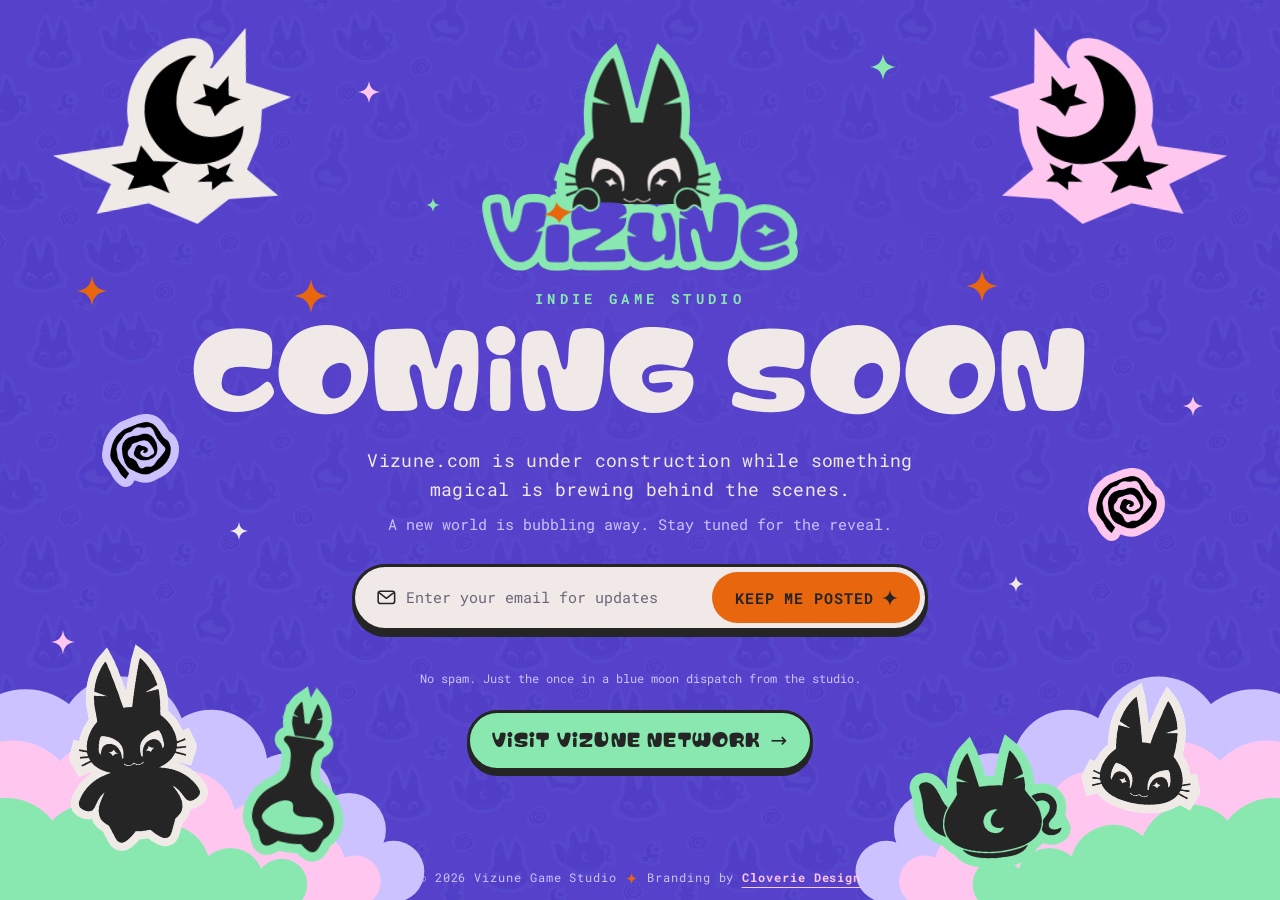
<file: index.html>
<!doctype html>
<html lang="en-GB">
<head>
  <meta charset="utf-8">
  <meta name="viewport" content="width=device-width, initial-scale=1">
  <title>Vizune.com - Coming Soon</title>
  <meta name="description" content="Vizune is an independent game studio crafting imaginative worlds with bold art direction. Something magical is brewing — sign up to hear about the reveal.">
  <meta name="theme-color" content="#5642ca">
  <meta property="og:type" content="website">
  <meta property="og:site_name" content="Vizune">
  <meta property="og:title" content="Vizune — Coming Soon">
  <meta property="og:description" content="A new world is bubbling away. Stay tuned for the reveal.">
  <meta property="og:url" content="https://vizune.com/">
  <meta property="og:image" content="https://vizune.com/assets/img/og-image.png">
  <meta property="og:image:width" content="1200">
  <meta property="og:image:height" content="630">
  <meta property="og:image:alt" content="The Vizune logo surrounded by moon, star, potion and teapot illustrations on a purple background">
  <meta name="twitter:card" content="summary_large_image">

  <link rel="icon" href="/favicon.ico" sizes="any">
  <link rel="icon" type="image/png" sizes="32x32" href="assets/img/favicon-32.png">
  <link rel="apple-touch-icon" href="assets/img/apple-touch-icon.png">
  <link rel="preload" href="assets/fonts/ChubbyGum.woff2" as="font" type="font/woff2" crossorigin>
  <link rel="preconnect" href="https://fonts.googleapis.com">
  <link rel="preconnect" href="https://fonts.gstatic.com" crossorigin>
  <link rel="stylesheet" href="https://fonts.googleapis.com/css2?family=Roboto+Mono:wght@400;700&display=swap">

  <!-- Hide the logo until its animation starts (skipped for reduced motion) -->
  <script>
    if (!(window.matchMedia && matchMedia("(prefers-reduced-motion: reduce)").matches)) {
      document.documentElement.classList.add("vz-pending");
    }
  </script>
  <link rel="stylesheet" href="css/style.css">
</head>
<body>
  <div class="page">

    <!-- Decorative scene (hidden from screen readers) -->
    <div class="scene" aria-hidden="true">
      <img class="deco moon moon--left"  src="assets/img/moon-star-cream.webp" alt="" width="520" height="406">
      <img class="deco moon moon--right" src="assets/img/moon-star-pink.webp"  alt="" width="520" height="406">

      <img class="deco swirl swirl--left"  src="assets/img/swirl-lilac.webp" alt="" width="240" height="229">
      <img class="deco swirl swirl--right" src="assets/img/swirl-pink.webp"  alt="" width="240" height="229">

      <!-- Sparkles: the four-point star from the logo's "i" -->
      <svg width="0" height="0" class="defs">
        <symbol id="sparkle" viewBox="0 0 100 100">
          <path d="M50 0 C55 32 68 45 100 50 C68 55 55 68 50 100 C45 68 32 55 0 50 C32 45 45 32 50 0 Z"/>
        </symbol>
      </svg>
      <svg class="sparkle s1"><use href="#sparkle"/></svg>
      <svg class="sparkle s2"><use href="#sparkle"/></svg>
      <svg class="sparkle s3"><use href="#sparkle"/></svg>
      <svg class="sparkle s4"><use href="#sparkle"/></svg>
      <svg class="sparkle s5"><use href="#sparkle"/></svg>
      <svg class="sparkle s6"><use href="#sparkle"/></svg>
      <svg class="sparkle s7"><use href="#sparkle"/></svg>
      <svg class="sparkle s8"><use href="#sparkle"/></svg>
      <svg class="sparkle s9"><use href="#sparkle"/></svg>
      <svg class="sparkle s10"><use href="#sparkle"/></svg>

      <!-- Bubbly cloud banks, bottom corners -->
      <div class="clouds clouds--left">
        <svg class="cloud" viewBox="0 0 640 360" preserveAspectRatio="xMinYMax meet">
          <g class="c-back"><circle cx="40" cy="140" r="110"/><circle cx="190" cy="110" r="100"/><circle cx="330" cy="150" r="88"/><circle cx="450" cy="200" r="70"/><circle cx="545" cy="250" r="58"/><circle cx="615" cy="315" r="48"/><polygon points="0,360 0,140 40,140 190,110 330,150 450,200 545,250 615,315 615,360"/></g>
          <g class="c-mid"><circle cx="20" cy="210" r="100"/><circle cx="160" cy="200" r="88"/><circle cx="290" cy="235" r="78"/><circle cx="400" cy="270" r="62"/><circle cx="490" cy="305" r="50"/><circle cx="555" cy="330" r="40"/><polygon points="0,360 0,210 20,210 160,200 290,235 400,270 490,305 555,330 555,360"/></g>
          <g class="c-front"><circle cx="10" cy="290" r="90"/><circle cx="140" cy="290" r="80"/><circle cx="260" cy="310" r="68"/><circle cx="360" cy="330" r="52"/><circle cx="440" cy="335" r="40"/><polygon points="0,360 0,290 10,290 140,290 260,310 360,330 440,335 440,360"/></g>
        </svg>
        <img class="deco potion" src="assets/img/potion-jade.webp"  alt="" width="420" height="715">
        <img class="deco mascot" src="assets/img/mascot-cream.webp" alt="" width="480" height="708">
      </div>
      <div class="clouds clouds--right">
        <svg class="cloud" viewBox="0 0 640 360" preserveAspectRatio="xMinYMax meet">
          <g class="c-back"><circle cx="40" cy="140" r="110"/><circle cx="190" cy="110" r="100"/><circle cx="330" cy="150" r="88"/><circle cx="450" cy="200" r="70"/><circle cx="545" cy="250" r="58"/><circle cx="615" cy="315" r="48"/><polygon points="0,360 0,140 40,140 190,110 330,150 450,200 545,250 615,315 615,360"/></g>
          <g class="c-mid"><circle cx="20" cy="210" r="100"/><circle cx="160" cy="200" r="88"/><circle cx="290" cy="235" r="78"/><circle cx="400" cy="270" r="62"/><circle cx="490" cy="305" r="50"/><circle cx="555" cy="330" r="40"/><polygon points="0,360 0,210 20,210 160,200 290,235 400,270 490,305 555,330 555,360"/></g>
          <g class="c-front"><circle cx="10" cy="290" r="90"/><circle cx="140" cy="290" r="80"/><circle cx="260" cy="310" r="68"/><circle cx="360" cy="330" r="52"/><circle cx="440" cy="335" r="40"/><polygon points="0,360 0,290 10,290 140,290 260,310 360,330 440,335 440,360"/></g>
        </svg>
        <img class="deco head"   src="assets/img/mascot-head-cream.webp" alt="" width="440" height="472">
        <img class="deco teapot" src="assets/img/teapot-jade.webp"       alt="" width="480" height="406">
      </div>
    </div>

    <main class="content">
      <!-- Animated logo: built from Cloverie's vector artwork. Click to replay. -->
      <button class="logo logo-button" type="button" aria-label="Vizune (replay logo animation)">
        <svg class="vz" viewBox="420 400 2710 1975" aria-hidden="true" focusable="false">
          <defs>
            <path id="vz-s1" d="M1644.1 1576.7C1640.9 1544.9 1630.2 1513.6 1608.3 1488.6C1602.9 1482.3 1597 1476.4 1590.7 1470.9C1587.2 1467.9 1583.7 1465 1580.2 1462.1C1557.9 1443.9 1534.1 1427.7 1506.4 1416.8C1497.9 1413.4 1489.4 1410.4 1480.7 1407.7C1463.6 1402.2 1446 1398.1 1428.2 1395.1C1423.7 1394.3 1419.1 1393.7 1415 1395.1C1409.7 1396.9 1406.4 1401.4 1403.7 1405.8C1403.4 1406.3 1403.2 1406.7 1402.9 1407.1C1402.9 1407.1 1402.9 1407.2 1402.9 1407.2C1402.7 1407.5 1402.5 1407.7 1402.4 1408C1400.5 1411.1 1398.9 1414.4 1397.5 1417.8C1396.8 1419.5 1396 1421.2 1395.3 1422.9C1394.6 1424.6 1393.9 1426.3 1393.2 1428C1388.6 1438.7 1385.6 1450 1382.6 1461.1C1380.3 1470 1378.1 1478.9 1376.4 1487.9C1375.6 1492 1374.8 1496.2 1374 1500.4C1373.2 1505.2 1372.4 1510.1 1371.8 1515C1371.1 1520.4 1370.5 1525.8 1369.9 1531.3C1369.3 1537 1369 1542.8 1368.7 1548.5C1368.4 1555 1368.3 1561.6 1368.9 1568.3C1369.1 1570.8 1369.5 1573.4 1370 1575.9C1370.5 1578.3 1371.2 1580.8 1372.1 1583.2C1373.8 1587.9 1376.2 1592.4 1379.7 1596.4C1379.9 1596.7 1380.1 1596.9 1380.3 1597.1C1381.7 1598.6 1383 1600.1 1384.3 1601.4C1385.6 1602.8 1387 1604.1 1388.4 1605.4C1389.4 1606.3 1390.4 1607.1 1391.4 1608C1412.1 1625.6 1438 1635.8 1464.9 1643.8C1493.4 1652.2 1522.5 1658.8 1551.9 1663.5C1567.4 1666 1583 1668.7 1598.8 1670.5C1601.5 1670.8 1604.3 1671.1 1607 1671.3C1608.5 1671.4 1610 1671.6 1611.5 1671.6C1614.7 1671.9 1617.9 1672.1 1621.2 1672.2C1621.9 1672.2 1622.7 1672.3 1623.5 1672.3C1629.2 1672.5 1635.3 1673.2 1638 1667.9C1638.3 1667.2 1638.6 1666.5 1638.8 1665.8C1639.1 1665 1639.3 1664.2 1639.5 1663.4C1639.8 1661.9 1640.2 1660.4 1640.4 1658.8C1640.5 1657.7 1640.7 1656.5 1640.8 1655.4C1641 1653.6 1641.1 1651.8 1641.4 1650.2C1641.4 1649.4 1641.5 1648.6 1641.6 1647.9C1642.1 1644 1642.7 1640.1 1643.1 1636.1C1643.5 1633.2 1643.8 1630.3 1644.1 1627.3C1644.1 1626.3 1644.2 1625.3 1644.3 1624.3C1644.4 1622.3 1644.6 1620.3 1644.7 1618.4C1645.6 1604.5 1645.5 1590.5 1644.1 1576.7"/><path id="vz-s2" d="M2115.3 1568.3C2114.3 1578.4 2111.4 1588.3 2104.5 1596.4C2104.3 1596.7 2104.1 1596.9 2103.8 1597.2C2101.3 1600 2098.6 1602.8 2095.7 1605.4C2094.8 1606.3 2093.8 1607.1 2092.8 1608C2072.1 1625.6 2046.2 1635.8 2019.3 1643.8C1990.8 1652.2 1961.7 1658.8 1932.3 1663.5C1916.8 1666 1901.1 1668.7 1885.5 1670.4C1882.7 1670.8 1879.9 1671.1 1877.1 1671.3C1875.7 1671.4 1874.2 1671.6 1872.7 1671.7C1869.5 1671.9 1866.2 1672.1 1863 1672.2C1862.2 1672.3 1861.5 1672.3 1860.7 1672.3C1854.9 1672.5 1848.9 1673.2 1846.2 1667.9C1843.6 1662.7 1843.4 1653.6 1842.5 1647.9C1841.4 1640.1 1840.5 1632.2 1839.9 1624.3C1838.6 1608.5 1838.4 1592.5 1840 1576.6C1843.2 1544.9 1853.9 1513.6 1875.9 1488.6C1881.2 1482.3 1887.1 1476.4 1893.4 1470.9C1896.9 1467.9 1900.4 1465 1904 1462.1L1904 1462.1C1926.2 1443.9 1950.1 1427.7 1977.8 1416.8C1986.3 1413.4 1994.8 1410.4 2003.4 1407.7C2020.6 1402.3 2038.2 1398.1 2056.1 1395C2060.4 1394.3 2065 1393.7 2069.2 1395.1C2074.4 1396.8 2077.7 1401.4 2080.4 1405.8C2080.9 1406.5 2081.4 1407.2 2081.8 1408C2085.6 1414.3 2088.1 1421.3 2091 1428C2095.6 1438.6 2098.5 1450 2101.5 1461.1C2106.2 1478.9 2109.9 1496.8 2112.4 1515C2113.1 1520.4 2113.7 1525.8 2114.3 1531.3C2114.8 1537 2115.2 1542.7 2115.5 1548.5C2115.8 1555 2115.9 1561.7 2115.3 1568.3"/><path id="vz-s7" d="M2115.3 1568.3C2114.3 1578.5 2111.4 1588.3 2104.5 1596.4C2104.2 1596.7 2104 1596.9 2103.8 1597.1C2101.2 1600.1 2098.5 1602.8 2095.8 1605.4C2094.8 1606.3 2093.8 1607.1 2092.8 1608C2072.1 1625.6 2046.2 1635.8 2019.3 1643.8C1990.8 1652.2 1961.7 1658.8 1932.3 1663.5C1916.7 1666 1901.1 1668.7 1885.4 1670.5C1882.7 1670.8 1879.9 1671.1 1877.1 1671.3C1875.7 1671.4 1874.1 1671.6 1872.7 1671.6C1869.4 1671.9 1866.3 1672.1 1863 1672.2L1863 1672.2C1862.2 1672.2 1861.4 1672.3 1860.7 1672.3C1858.4 1672.4 1855.9 1672.5 1853.7 1672.3C1853.1 1672.2 1852.4 1672.2 1851.8 1672L1851.8 1672C1851.2 1671.8 1850.6 1671.7 1850.1 1671.5C1849.9 1671.4 1849.7 1671.3 1849.5 1671.2C1849 1670.9 1848.5 1670.7 1848.1 1670.3C1847.7 1670 1847.3 1669.6 1847.1 1669.2C1846.7 1668.8 1846.5 1668.3 1846.2 1667.9C1845.9 1667.2 1845.6 1666.6 1845.3 1665.8C1844.8 1664.2 1844.4 1662.6 1844.1 1660.8C1843.9 1659.9 1843.8 1659 1843.7 1658.1C1843.6 1657.1 1843.4 1656.2 1843.4 1655.4C1843.1 1652.6 1842.9 1650 1842.6 1647.9C1842.3 1646 1842 1644 1841.8 1642C1841 1636.2 1840.3 1630.2 1839.8 1624.3C1838.6 1608.5 1838.4 1592.5 1840 1576.7C1840.3 1573.8 1840.6 1571 1841 1568.3C1841.4 1566.1 1841.7 1564 1842.1 1561.8C1842.5 1559.7 1842.9 1557.5 1843.4 1555.4C1844.9 1548.3 1846.9 1541.3 1849.3 1534.5C1849.6 1533.6 1850 1532.6 1850.4 1531.6C1851 1530.1 1851.6 1528.5 1852.2 1526.9C1853.3 1524.3 1854.5 1521.7 1855.7 1519.1C1857.5 1515.5 1859.4 1511.9 1861.5 1508.5C1863.6 1505 1865.8 1501.6 1868.2 1498.3C1870.6 1494.9 1873.2 1491.7 1875.9 1488.6C1877.2 1487 1878.6 1485.5 1880 1484C1882.4 1481.3 1884.9 1478.7 1887.6 1476.2C1889.4 1474.4 1891.4 1472.6 1893.4 1470.9C1896.9 1467.9 1900.4 1465 1904 1462.1C1926.2 1443.9 1950 1427.7 1977.8 1416.8C1986.2 1413.4 1994.8 1410.4 2003.4 1407.7C2020.6 1402.2 2038.2 1398.1 2056 1395.1C2060.4 1394.3 2065 1393.7 2069.1 1395.1C2069.8 1395.3 2070.5 1395.6 2071.1 1395.9C2072.2 1396.5 2073.3 1397.2 2074.3 1398.1C2074.8 1398.5 2075.3 1399 2075.8 1399.4C2076.7 1400.4 2077.5 1401.4 2078.3 1402.6C2079 1403.6 2079.7 1404.7 2080.4 1405.8C2080.6 1406.1 2080.8 1406.3 2080.9 1406.6C2081.3 1407.1 2081.5 1407.5 2081.8 1408C2085.6 1414.3 2088.1 1421.2 2091 1428C2091.8 1430 2092.6 1432 2093.4 1434C2094.2 1436.1 2094.9 1438.1 2095.6 1440.2C2096.5 1443 2097.3 1445.8 2098.1 1448.6C2098.9 1451.4 2099.6 1454.1 2100.3 1456.9C2100.7 1458.3 2101.1 1459.7 2101.5 1461.1C2102.6 1465.5 2103.8 1470 2104.8 1474.5C2105.6 1477.9 2106.4 1481.4 2107.1 1484.9C2107.8 1488.1 2108.5 1491.4 2109.1 1494.7C2109.7 1497.9 2110.3 1501.1 2110.8 1504.4C2111.4 1507.9 2111.9 1511.4 2112.4 1515C2112.8 1517.7 2113 1520.4 2113.4 1523.1C2113.7 1525.8 2114 1528.6 2114.2 1531.3C2114.4 1532.7 2114.5 1534.1 2114.6 1535.5C2114.6 1536.1 2114.7 1536.9 2114.8 1537.5C2115 1541.2 2115.3 1544.8 2115.5 1548.5C2115.8 1555 2115.9 1561.6 2115.3 1568.3M1391.4 1608C1390.4 1607.1 1389.4 1606.3 1388.4 1605.4C1387 1604.1 1385.6 1602.8 1384.3 1601.4C1383 1600.1 1381.7 1598.6 1380.3 1597.1C1380.1 1596.9 1379.9 1596.7 1379.7 1596.4C1376.2 1592.4 1373.8 1587.9 1372.1 1583.2C1371.2 1580.8 1370.5 1578.3 1370 1575.9C1369.5 1573.4 1369.1 1570.8 1368.9 1568.3C1368.3 1561.6 1368.4 1555 1368.7 1548.5C1369 1542.8 1369.3 1537 1369.9 1531.3C1370.5 1525.8 1371.1 1520.4 1371.8 1515C1372.4 1510.1 1373.2 1505.2 1374 1500.4C1374.8 1496.2 1375.6 1492 1376.4 1487.9C1378.1 1478.9 1380.3 1470 1382.7 1461.1C1385.6 1450 1388.6 1438.7 1393.2 1428C1393.9 1426.3 1394.6 1424.6 1395.3 1422.9C1396 1421.2 1396.7 1419.5 1397.5 1417.8C1398.9 1414.4 1400.5 1411.1 1402.4 1408C1402.5 1407.7 1402.7 1407.5 1402.9 1407.2C1402.9 1407.2 1402.9 1407.1 1402.9 1407.1C1403.2 1406.7 1403.5 1406.3 1403.7 1405.8C1406.4 1401.4 1409.7 1396.9 1415 1395.1C1419.1 1393.7 1423.7 1394.3 1428.2 1395.1C1446 1398.1 1463.6 1402.2 1480.7 1407.7C1489.4 1410.4 1497.9 1413.4 1506.4 1416.8C1534.1 1427.7 1557.9 1443.9 1580.2 1462.1C1583.7 1465 1587.2 1467.9 1590.7 1470.9C1597 1476.4 1602.9 1482.3 1608.3 1488.6C1630.2 1513.6 1640.9 1544.9 1644.1 1576.7C1645.5 1590.5 1645.6 1604.5 1644.7 1618.4C1644.6 1620.3 1644.4 1622.3 1644.3 1624.3C1644.2 1625.3 1644.1 1626.3 1644.1 1627.3C1643.8 1630.2 1643.5 1633.2 1643.1 1636.1C1642.7 1640.1 1642.1 1644 1641.6 1647.9C1641.5 1648.6 1641.4 1649.4 1641.4 1650.2C1641.2 1651.8 1641 1653.6 1640.8 1655.4C1640.7 1656.5 1640.5 1657.7 1640.4 1658.8C1640.2 1660.4 1639.8 1661.9 1639.5 1663.4C1639.3 1664.2 1639.1 1665 1638.8 1665.8C1638.6 1666.5 1638.3 1667.2 1638 1667.9C1635.3 1673.2 1629.2 1672.5 1623.5 1672.3C1622.7 1672.3 1621.9 1672.2 1621.2 1672.2C1617.9 1672.1 1614.7 1671.9 1611.5 1671.6C1610 1671.6 1608.5 1671.4 1607 1671.3C1604.3 1671.1 1601.5 1670.8 1598.8 1670.5C1583 1668.7 1567.4 1666 1551.9 1663.5C1522.5 1658.8 1493.4 1652.2 1464.9 1643.8C1438 1635.8 1412.1 1625.6 1391.4 1608M2263.9 1566.5L2366.6 1535.3L2360 1516.9L2264.8 1545.8C2264.9 1542.4 2264.8 1539.1 2264.8 1535.7C2261.7 1418 2201.6 1304.9 2109.9 1224.1C2110.9 1213.7 2111.9 1203.4 2112.8 1193C2115.9 1161.1 2118.6 1129.2 2120.9 1097.2C2121.1 1095.2 2121.3 1093.1 2121.3 1091C2124.9 1037 2123.9 982.5 2117.3 928.7L1967.2 950L2110.1 881.6C2104.7 852.7 2097.5 824.1 2088.5 796C2074.4 752.1 2055.4 709.2 2032.4 668.9C2008.6 627.5 1982.6 588.4 1947 555.2C1947 555.2 1934.6 585.9 1933.1 590.4C1926.7 610.1 1920.6 630 1914.8 649.9C1900.4 698.7 1887.2 747.8 1874 796.9C1848.9 889.7 1827.2 978.9 1808.4 1064L1800.1 1100.1C1783.2 1099.1 1766.3 1098.8 1749.4 1099.2C1732.1 1098.8 1714.7 1099.1 1697.4 1100.3L1689.2 1064C1670.4 978.9 1648.6 889.7 1623.7 796.9C1610.4 747.8 1597.2 698.7 1582.8 649.9C1576.9 630 1570.8 610.1 1564.5 590.4C1563 585.9 1550.5 555.2 1550.5 555.2C1515 588.4 1489 627.5 1465.2 668.9C1442.2 709.2 1423.2 752.1 1409.1 796C1400 824.1 1392.9 852.7 1387.5 881.6L1530.4 950L1380.3 928.7C1373.7 982.5 1372.7 1037 1376.2 1091C1376.3 1093.1 1376.5 1095.2 1376.6 1097.2C1378.9 1129.2 1381.7 1161.1 1384.7 1193C1385.8 1203.7 1386.8 1214.4 1387.8 1225.1C1296.7 1305.9 1237.1 1418.4 1234 1535.7C1234 1537.8 1234 1539.9 1234 1542L1151 1516.9L1144.4 1535.3L1234.6 1562.8C1235.6 1577.3 1237.7 1591.4 1240.8 1604.8L1147.7 1604.8L1147.7 1624.2L1246.3 1624.2C1250.1 1636.2 1254.8 1647.6 1260.4 1658.5L1153.8 1698.6L1161.8 1716.6L1234.6 1689.3C1234.8 1688.9 1235.2 1688.4 1235.6 1688C1251.4 1669.7 1271 1650.6 1297.5 1646C1308.3 1644 1319.9 1642.3 1332 1642.3C1347.8 1642.3 1362 1645.4 1375.6 1651.7C1403 1664.5 1424.7 1688.7 1435 1718.1C1440.6 1733.8 1442.6 1749.9 1441.1 1765.5C1440 1778.3 1436.5 1790.9 1430.7 1802.7C1462.2 1815.6 1496.1 1825.7 1531.3 1833C1573.9 1841.8 1618 1848.4 1662.8 1852.5C1685.7 1854.6 1708.6 1856 1731.8 1856.8C1737.6 1857 1743.5 1857.2 1749.4 1857.3C1778 1856.8 1806.7 1855.2 1835.1 1852.5C1880.2 1848.4 1924.6 1841.9 1967.5 1833C2002.8 1825.6 2036.9 1815.5 2068.5 1802.5C2055.8 1776.4 2054.2 1746.5 2064.2 1718.1C2074.6 1688.7 2096.3 1664.5 2123.7 1651.7C2137.3 1645.4 2151.5 1642.3 2167.3 1642.3C2179.3 1642.3 2191 1644 2201.8 1646C2225.8 1650.2 2244.2 1666.3 2259 1682.7L2349.3 1716.6L2357.2 1698.6L2240.3 1654.6C2245 1644.9 2249.1 1634.8 2252.5 1624.2L2363.3 1624.2L2363.3 1604.8L2258 1604.8C2260.9 1592.5 2262.9 1579.8 2263.9 1566.5"/><path id="vz-s11" d="M989.2 1812.4C987.9 1805.5 985.8 1798.5 983 1792.3C980.2 1786.8 975.3 1781.9 969.8 1778.5C967.1 1777 962.9 1775 959.4 1774.3C942.7 1769.4 925.4 1768 907.4 1766.6C886.6 1766 865.8 1766 845 1768C838.8 1768.7 832.5 1770.1 827 1772.3C822.1 1773.6 817.2 1775.7 813.1 1778.5C809 1781.9 805.5 1786 802.7 1790.2C799.9 1795.1 797.8 1799.9 796.4 1805.5C791.6 1820.7 788.8 1837.4 786.7 1853.3C782.6 1878.4 781.2 1879 775.7 1908.8C771.5 1925.4 766.6 1941.4 761.1 1956.7C756.9 1967.1 752.8 1976.8 747.2 1986.5C743.1 1992.1 738.9 1996.9 733.4 2001.7C727 2006.6 720.2 2010.1 712.5 2012.1C707 2013.6 700.7 2013.6 695.2 2012.9C688.2 2011.5 682.7 2008 677.8 2003.9C667.5 1995.5 660.5 1984.4 654.3 1973.3C626.6 1922.7 626.6 1863.7 617.6 1808.3C616.1 1799.2 614.7 1790.2 611.9 1781.2C610.6 1778.5 609.2 1776.4 607.8 1774.3C605.7 1772.3 602.9 1770.8 600.9 1770.1C594 1768 587.7 1768 580.8 1768.7C571.7 1768.7 562.7 1769.4 553.7 1770.8C547.5 1771.5 541.9 1772.9 536.4 1775.7C532.2 1777.8 528.7 1782.6 527.4 1787.5C526 1791.7 525.3 1795.1 525.3 1799.2C524.6 1814.5 526.7 1829.7 528.7 1845C532.2 1867.2 537.1 1889.4 541.9 1910.9C557.2 1973.3 576.6 2035.7 602.3 2094.7C615.4 2123.8 629.3 2151.6 646 2178.6C658.4 2198.8 673 2217.5 691 2233.4C700.1 2241 709.8 2248 720.2 2252.1C721.5 2252.8 722.3 2253.5 723.7 2254.2C735.4 2260.4 749.3 2265.3 763.2 2266C777.7 2267.4 792.3 2266 806.2 2261.9C815.9 2259.1 824.9 2254.9 833.9 2250C847 2242.4 859.6 2232 870 2220.9C876.2 2214 881.8 2207.1 887.3 2199.4C903.9 2175.9 915.7 2148.1 925.4 2120.4C936.5 2088.4 946.3 2056.6 955.3 2024.7C957 2018.5 958.6 2012.3 960.2 2006.2L896.5 2013.8L971.6 1961.7C976.5 1941.6 981.1 1921.5 985.1 1901.2C987.1 1892.1 988.6 1882.7 989.8 1873.2C990.3 1870.1 990.6 1866.9 990.9 1863.7L990.9 1863.7C991.6 1856 992 1848.4 992 1840.9C992 1831.1 990.6 1822.2 989.2 1812.4"/><path id="vz-s15" d="M1178.5 1994.9C1176.3 1985.1 1172.9 1975.4 1163.9 1967.1C1160.4 1964.3 1156.3 1962.3 1151.4 1960.2C1143.1 1957.4 1132.7 1955.3 1123 1954.6C1093.8 1951.8 1063.3 1952.5 1034.9 1956.7C1024.5 1958.1 1013.4 1960.9 1005.7 1965.7C1000.2 1969.2 997.5 1974.1 995.3 1978.9C991.9 1992.1 989.8 2004.5 989.1 2017.7C984.3 2062.8 984.9 2107.9 985.7 2152.9L985.7 2177.9C984.9 2194.5 983.5 2211.9 987.7 2228.6C988.4 2231.3 989.8 2234.8 991.2 2237.6C991.9 2241 992.6 2243.8 993.9 2247.3C995.3 2249.4 996.7 2252.2 999.5 2254.2C1007.9 2260.4 1022.4 2263.9 1036.3 2265.3C1059.2 2267.4 1082 2268.1 1105.6 2268.1C1121.6 2268.1 1138.9 2266.7 1153.5 2262.6C1156.9 2261.8 1160.4 2260.4 1163.2 2259.1C1171.5 2253.6 1175 2245.2 1177.1 2237.6C1182.6 2215.4 1180.5 2193.2 1181.2 2171L1181.2 2135.6C1181.9 2117.6 1181.9 2099.6 1182.6 2081.6C1183.3 2052.4 1184 2023.9 1178.5 1994.9"/><path id="vz-s16" d="M1072.7 1765.2C1101.8 1811.9 1147.1 1838.8 1211.5 1842.7C1155.5 1864.2 1118 1895.5 1102.6 1938.5C1080 1899.1 1040.5 1873.3 970.1 1872.2C1044 1845.1 1067.7 1807.2 1072.7 1765.2"/><path id="vz-s12" d="M1662.8 1852.5C1662.9 1841.6 1662.1 1831 1659.9 1820.9C1657.4 1808.6 1650.9 1797.1 1641.1 1789.7C1631.3 1781.6 1618.2 1777.5 1605.1 1774.2C1579.8 1769.3 1552.7 1768.5 1527.3 1767.7C1498.6 1766.9 1469.9 1766.2 1441.1 1765.5C1440 1778.3 1436.5 1790.9 1430.7 1802.7C1417.4 1829.7 1385.5 1841.6 1362.2 1843.6C1360.5 1843.7 1358.9 1843.8 1357.2 1843.8C1338.9 1843.8 1320.1 1835.3 1302.8 1819.3C1294.4 1811.5 1282.9 1800.8 1272.3 1799.5C1271.1 1799.3 1269.9 1799.3 1268.7 1799.3C1268 1799.3 1267.3 1799.3 1266.7 1799.3C1264.5 1799.5 1262.2 1799.9 1260.1 1800.5C1253.4 1802.6 1248.1 1807.8 1241.4 1814.3C1238.9 1816.8 1236.2 1819.4 1233.4 1821.9L1225.4 1829C1221.6 1833.2 1216.1 1834.8 1210.7 1835.4C1206.1 1835.8 1205.5 1838.6 1205 1842.2C1204.8 1843.3 1204.7 1844.3 1204.5 1845.5C1201.2 1864.1 1199.5 1883.4 1200.1 1901.8C1200.9 1927.2 1206.6 1953.4 1218.9 1975.4C1222.2 1981.1 1227.1 1987.7 1233.6 1991C1238.5 1994.3 1245.1 1996.8 1250.8 1996.8C1259 1997.5 1267.1 1997.5 1275.4 1996.8C1288.5 1995.1 1300.7 1992.7 1313.8 1991C1330.2 1988.6 1347.3 1987 1363.7 1985.3C1382.5 1983.7 1401.4 1983.7 1420.2 1987C1426.8 1987.7 1433.3 1989.4 1439 1993.5C1443.1 1995.9 1446.4 1999.2 1448 2003.3C1449.6 2009.8 1440.7 2016.4 1435.7 2019.7C1422.7 2028.6 1408.7 2035.2 1394.8 2041.7C1377.6 2050.7 1360.5 2058.1 1342.5 2065.5C1331 2070.4 1320.3 2075.3 1308.9 2080.2C1304 2081.8 1299.1 2084.3 1295 2085.9C1276.2 2093.3 1257.3 2099 1241 2109.7C1232 2114.5 1223 2122 1218.1 2130.9C1214 2138.3 1211.5 2145.7 1209.9 2153.8C1208.3 2164.5 1207.4 2175.1 1207.4 2186.5C1206.6 2197.2 1207.4 2207 1209.1 2217.7C1210.7 2227.5 1214.8 2238.1 1221.4 2247.1C1225.5 2252.8 1231.2 2257.8 1237.7 2260.2C1245.1 2262.6 1252.5 2263.5 1259.8 2263.5C1276.2 2264.3 1291.7 2263.5 1308.1 2263.5C1322.8 2263.5 1336.7 2264.3 1351.5 2264.3C1378.4 2265.1 1406.3 2264.3 1434.1 2264.3C1449.6 2264.3 1465.2 2264.3 1479.9 2263.5L1514.2 2263.5C1528.2 2262.6 1562.5 2261.9 1576.5 2261.9C1593.6 2261.9 1611.6 2261.9 1628 2256.9C1632.9 2255.3 1637 2253.7 1640.2 2250.4C1643.5 2247.9 1646 2243.8 1647.6 2238.9C1648.4 2237.3 1648.4 2235.6 1649.3 2233.2C1650.1 2229 1651.7 2225.1 1651.7 2220.1C1654.2 2202.9 1655 2171 1640.2 2162C1633.7 2158.8 1626.3 2158.8 1619 2158.8C1601.8 2158.8 1583.8 2160.4 1566.6 2161.2C1545.4 2163.6 1503.7 2165.3 1483.2 2166.9C1462.7 2168.6 1442.3 2170.2 1421.8 2169.4C1411.2 2168.6 1398.2 2164.5 1399.7 2154.7C1400.5 2151.4 1402.1 2149 1403.8 2146.5C1407.1 2142.4 1410.4 2139.1 1414.5 2136.7C1425 2128.5 1435.7 2122 1446.4 2114.5C1457.8 2106.4 1469.3 2099 1481.5 2091.7C1497.9 2081.8 1514.2 2072.9 1530.6 2062.2C1542.1 2054.8 1553.5 2046.6 1564.2 2039.3C1577.2 2031.1 1589.6 2022.9 1601.8 2013.9C1610.8 2006.6 1620.6 1999.2 1628.8 1990.2C1637 1981.1 1643.5 1971.3 1647.6 1960.7C1654.2 1946 1657.4 1928.8 1659.1 1912.5C1660 1906.3 1660.7 1900.2 1661 1894.1L1592.4 1903.5L1662.7 1857.8C1662.8 1856 1662.8 1854.2 1662.8 1852.5"/><path id="vz-s13" d="M2072.8 2023C2072.2 2009.3 2070.8 1995.6 2068.2 1981.9C2068.2 1974.7 2066.9 1966.9 2065.6 1959.7C2061.1 1942.1 2056.4 1923.8 2051.2 1906.8C2046.6 1892.5 2042.1 1878.1 2034.2 1865.6C2032.9 1863.1 2031 1861.1 2029.1 1859.1C2025.8 1856.6 2021.8 1855.2 2018.6 1855.2C2004.2 1853.9 1990.5 1854.6 1976.8 1855.2C1965.1 1855.9 1950 1859.1 1950.7 1870.9C1950.7 1875.4 1952 1879.4 1953.4 1884C1955.3 1889.2 1957.9 1895 1959.9 1900.3C1975.6 1932.3 1987.3 1966.9 1992.5 2002.1C1994.4 2016.5 1995.1 2030.8 1991.8 2044.5C1989.9 2054.3 1985.3 2064.1 1978.8 2072.7C1974.9 2077.8 1969.7 2083.1 1963.8 2086.4C1956.6 2090.2 1948.7 2092.9 1940.9 2094.1C1933.1 2094.8 1925.9 2094.8 1918.7 2092.9C1911.5 2090.9 1904.4 2087.6 1899.1 2083.1C1891.3 2076.6 1885.4 2068 1882.8 2058.9C1878.9 2047.8 1877.5 2036.1 1877.5 2024.3C1877.5 1989.8 1886.7 1955.8 1888.7 1921.2L1888.7 1914C1890 1904.8 1891.3 1895 1891.3 1885.9C1891.3 1882 1890.6 1878.1 1889.3 1874.2C1888 1869.6 1885.4 1865.6 1881.5 1863.1C1876.3 1859.1 1869.8 1857.2 1863.9 1855.9C1854.5 1854 1844.9 1853.1 1835.1 1852.5C1831.2 1852.3 1827.3 1852.2 1823.4 1852L1782.9 1852C1771.8 1852 1761.4 1852.6 1750.3 1853.3C1744.2 1854.2 1737.8 1855.2 1731.8 1856.8C1729.4 1857.5 1727.1 1858.2 1724.9 1859.1C1718.3 1861.8 1712.4 1865.6 1707.8 1870.3C1698.8 1880.1 1692.8 1892.5 1688.3 1904.8C1681.8 1923.1 1678.5 1942.7 1675.9 1962.3C1674.1 1976 1672.7 1989.9 1671.6 2003.7L1750.5 2054.8L1669.5 2043.7C1669.4 2053.9 1669.6 2064.1 1670 2074.6C1670.6 2093.5 1671.9 2112.5 1674.6 2131.4C1677.8 2151 1682.3 2169.9 1690.9 2188.2C1692.2 2190.8 1694.1 2194.1 1695.5 2196.7C1699.4 2205.2 1705.3 2213.6 1711.8 2220.8C1719.6 2230 1729.4 2238.4 1739.8 2244.3C1750.3 2250.8 1762 2256.1 1773.8 2260C1792 2265.2 1812.3 2267.9 1831.2 2265.9C1850.8 2263.9 1870.4 2260 1889.3 2253.5C1907 2247.6 1923.9 2237.8 1939.7 2226.7C1947.4 2221.5 1954 2214.3 1960.4 2207.8C1963.2 2205.2 1966.4 2203.1 1969 2200.6C1971.6 2199.2 1974.9 2198 1977.5 2197.3C1980.1 2196.7 1981.4 2199.2 1981.4 2201.2C1983.3 2212.3 1979.5 2224.1 1979.5 2235.8C1979.5 2238.4 1979.5 2241.1 1981.4 2243.7C1983.3 2246.3 1986.5 2247.6 1989.9 2248.3C1993.1 2248.8 1995.8 2249.5 1998.3 2249.5C2004.9 2250.2 2011.4 2249.5 2017.3 2248.8C2023.2 2248.3 2029.1 2246.9 2035 2245C2039.5 2243 2043.4 2239.7 2046 2235.8C2046.6 2235.2 2046.6 2234.5 2047.3 2233.9C2051.9 2226 2054.5 2217.6 2057.1 2209.7C2061.1 2194.7 2063.6 2179.6 2065.6 2164C2067.5 2146.4 2069.5 2128.8 2070.8 2111.2C2072.2 2081.8 2074.1 2052.4 2072.8 2023"/><path id="vz-s17" d="M2599.3 1892.6L2599.3 1880.8C2599.3 1860.7 2598.6 1840.5 2593.7 1821C2591.6 1810.5 2587.5 1800.9 2581.2 1793.2C2577.1 1787.6 2571.5 1782.7 2565.2 1779.3C2553.4 1772.3 2538.8 1768.9 2524.9 1766.8C2507.5 1764 2489.4 1765.4 2472.1 1767.4C2458.2 1768.1 2444.2 1770.2 2431 1773.7C2426.8 1775.1 2422.7 1776.5 2418.5 1778.6C2412.9 1781.4 2408 1786.9 2405.3 1792.5C2401.8 1800.1 2399 1807.8 2396.9 1816.1C2391.3 1835.6 2387.9 1855.8 2386.4 1875.9C2383.1 1912.8 2384.4 1949.7 2378.8 1985.8C2378.2 1991.3 2376.1 1997 2374 2002.5C2371.9 2006.7 2369.2 2010.8 2364.9 2012.9C2355.9 2018.5 2349 2006.7 2344.8 1997C2341.3 1986.5 2337.8 1976.8 2335.1 1966.4C2327.4 1936.4 2321.1 1907.2 2312.1 1878C2309.2 1868.7 2306.1 1859.4 2302.8 1850.2C2301.3 1846 2300.1 1840.1 2297.6 1836.5C2295.5 1833.5 2289.8 1834.8 2286.6 1834.8C2283.8 1834.8 2278.4 1834 2273.9 1829L2265.8 1821.9C2263.1 1819.4 2260.4 1816.8 2257.8 1814.3C2251.2 1807.8 2245.9 1802.6 2239.1 1800.5C2237 1799.9 2234.8 1799.5 2232.6 1799.3C2231.9 1799.3 2231.3 1799.3 2230.6 1799.3C2229.4 1799.3 2228.1 1799.3 2227 1799.5C2216.4 1800.8 2204.8 1811.5 2196.4 1819.3C2179.2 1835.3 2160.4 1843.8 2142.1 1843.8C2140.4 1843.8 2138.7 1843.7 2137.1 1843.6C2129.4 1842.9 2120.7 1841.2 2112.1 1838.2C2112 1838.5 2111.9 1838.8 2111.9 1839.1C2109.9 1846.6 2108.4 1854.2 2107.3 1861.9L2177.3 1907.2L2104.2 1897.2C2103.9 1905.1 2103.6 1913.1 2103.4 1921.1C2102.8 1949 2102.8 1977.5 2102.8 2006C2103.4 2027.5 2104.2 2049.8 2105.5 2071.4C2110.4 2122.8 2110.4 2175.7 2127.8 2225.1C2130.6 2233.4 2134 2241.8 2138.9 2248.7C2141.7 2252.8 2145.9 2255.6 2149.3 2258.5C2155.6 2261.9 2162.6 2263.3 2168.8 2264C2184.2 2265.3 2198.7 2264.7 2213.3 2261.2C2221 2259.8 2229.3 2257.7 2235.6 2253.6C2239.7 2250.8 2244 2246.6 2245.3 2241.8C2246.8 2237.6 2247.4 2232.7 2247.4 2227.9C2246.8 2220.2 2245.3 2212.5 2244 2204.9C2233.5 2157.6 2218.2 2111.7 2205.7 2064.4C2202.2 2051.2 2199.4 2037.2 2200.1 2023.4C2200.1 2014.3 2202.2 2003.9 2208.4 1995.5C2210.6 1992.8 2214 1990.7 2217.6 1989.3C2220.3 1987.9 2224.4 1987.2 2227.3 1987.2C2231.4 1987.9 2234.8 1988.6 2237.7 1990.7C2246 1994.9 2251.6 2001.8 2255.8 2008.8C2261.3 2017.8 2265.5 2027.5 2268.3 2038C2272.5 2052.6 2274.5 2067.2 2277.4 2081.8C2278.7 2089.4 2280.1 2097.8 2281.5 2105.5L2282.2 2105.5C2283.6 2115.9 2285 2125.6 2287.1 2136.1C2290.5 2154.8 2294.7 2173.5 2300.9 2192.4C2305.8 2206.9 2312.1 2222.2 2320.4 2235.5C2330.2 2252.2 2348.2 2255.6 2366.4 2258.5C2369.8 2259.1 2373.3 2259.1 2376.7 2259.8C2380.9 2260.5 2385.1 2261.2 2389.3 2261.2C2404.6 2262.6 2419.8 2263.3 2434.5 2262.6C2439.4 2262.6 2444.2 2262.6 2449.1 2261.9C2462.3 2261.2 2474.9 2259.1 2487.3 2256.3C2501.3 2253.6 2514.5 2250 2526.3 2243.1C2532.5 2239.6 2538.8 2234.8 2542.9 2229.2C2551.4 2218.8 2558.3 2206.3 2562.4 2193C2567.3 2178.4 2570.8 2162.5 2574.9 2147.1C2579.8 2124.9 2584.7 2102.7 2587.5 2079.7L2587.5 2077.6C2589.6 2063.7 2591 2049.8 2592.4 2035.9C2593.7 2015.7 2595.1 1995.5 2596.5 1975.4C2597.3 1955.9 2598.6 1937.2 2598.6 1917.7C2599.3 1915.6 2599.3 1913.5 2599.3 1911.4C2600 1905.1 2600 1898.9 2599.3 1892.6"/><path id="vz-s14" d="M2733.2 2005.9C2790.3 1993.3 2810.7 1971.3 2817.7 1945.8C2835.8 1976 2867.6 1994.9 2915.2 2000.6C2871.9 2010.8 2841.6 2028 2827 2053.5C2813.1 2028.2 2785.6 2010.2 2733.2 2005.9M3019.3 2153.7C3015.5 2145.5 3011.1 2137.3 3005.4 2130.4C3001.6 2126.6 2996.5 2123.4 2991.5 2122.1C2983.9 2120.2 2975.6 2121.5 2968.7 2124.1C2950.3 2129.7 2933.3 2138.6 2915.6 2145.5C2898.5 2152.5 2880.9 2158.2 2863.1 2162.6L2862.5 2162.6C2856.1 2163.2 2849.9 2164.5 2842.9 2165.7C2829.7 2167.1 2816.3 2167.7 2803.1 2165.7C2796.7 2164.5 2791 2163.9 2785.3 2162C2781.6 2160.7 2778.4 2158.8 2775.3 2156.9C2770.2 2151.8 2779.1 2146.8 2785.3 2144.3C2798.1 2140.5 2810.6 2138.6 2823.3 2135.4C2840.4 2132.3 2856.8 2128.5 2873.9 2124.7C2891.6 2120.9 2909.9 2117.1 2927.6 2111.4C2944 2106.4 2959.8 2100.6 2975.6 2093.7C2984.5 2089.9 2993.4 2085.5 3000.9 2079.2C3004.7 2076.7 3008.5 2072.8 3011.1 2069C3014.2 2064.6 3016.7 2058.9 3018 2053.9C3021.8 2038.7 3021.8 2022.9 3019.9 2007.7C3008.5 1907.2 2905.5 1852.2 2813.8 1852.9C2804.9 1852.9 2795.5 1853.5 2786.6 1854.8C2701.3 1867.4 2611.6 1939.4 2616 2071C2618.4 2141.8 2650.1 2198 2709.5 2236.5C2727.3 2248.6 2748.1 2256.8 2769.6 2260.6C2803.1 2266.3 2837.2 2266.3 2870.7 2261.2C2891.6 2258.1 2912.4 2251.8 2932.1 2244.7C2958.5 2235.9 2984.5 2224.5 3007.9 2209.4C3012.3 2206.2 3016.7 2202.4 3019.9 2198.6C3023.7 2194.2 3025.6 2188.5 3025.6 2182.8C3026.2 2173.3 3023.1 2163.2 3019.3 2153.7"/><path id="vz-s18" d="M1265.6 1782.8C1262.2 1783.1 1258.7 1783.7 1255.4 1784.7C1241.3 1788.9 1233.1 1800 1222.4 1809.5C1220.8 1810.9 1219.2 1812.4 1217.6 1813.8C1216.8 1814.5 1216 1815.2 1215.2 1815.9C1214.6 1816.4 1214.1 1816.9 1213.5 1817.5C1213.2 1817.7 1212.8 1818.5 1212.4 1818.1C1212.2 1817.9 1212.1 1817.6 1212.1 1817.3C1210.4 1801 1212.3 1784.6 1215 1768.5C1216.8 1758.3 1219.3 1748.1 1223.2 1738.5C1229.4 1723.6 1238.3 1710.8 1248.4 1698.5C1262.4 1682.3 1279.2 1665.9 1300.4 1662.2C1324.3 1658.1 1345.6 1656 1368.6 1666.7C1415.1 1688.4 1439.5 1747.3 1415.9 1795.3C1406.2 1815.1 1381.6 1825.3 1360.8 1827.1C1343.2 1828.5 1326.9 1818.9 1314.1 1807.1C1303 1796.8 1289.8 1784.9 1274.3 1783.1C1271.4 1782.7 1268.5 1782.7 1265.6 1782.8"/><path id="vz-s19" d="M2233.7 1782.8C2237.1 1783.1 2240.6 1783.7 2243.9 1784.7C2258 1788.9 2266.2 1800 2276.8 1809.5C2278.5 1810.9 2280.1 1812.4 2281.7 1813.8C2282.5 1814.5 2283.3 1815.2 2284.1 1815.9C2284.7 1816.4 2285.2 1816.9 2285.8 1817.5C2286.1 1817.7 2286.5 1818.5 2286.9 1818.1C2287.1 1817.9 2287.2 1817.6 2287.2 1817.3C2288.9 1801 2287 1784.6 2284.3 1768.5C2282.5 1758.3 2280 1748.1 2276.1 1738.5C2269.9 1723.6 2261 1710.8 2250.9 1698.5C2236.9 1682.3 2220.1 1665.9 2198.9 1662.2C2175 1658.1 2153.7 1656 2130.7 1666.7C2084.2 1688.4 2059.8 1747.3 2083.4 1795.3C2093.1 1815.1 2117.7 1825.3 2138.5 1827.1C2156.1 1828.5 2172.4 1818.9 2185.2 1807.1C2196.3 1796.8 2209.6 1784.9 2225 1783.1C2227.9 1782.7 2230.8 1782.7 2233.7 1782.8"/>
            <clipPath id="vz-peek"><rect class="vz-peek-rect" x="0" y="0" width="3600" height="2400"/></clipPath>
            <clipPath id="vz-notch"><circle cx="1318" cy="1745" r="150"/><circle cx="2181" cy="1745" r="150"/></clipPath>
          </defs>
          <path class="vz-outline" fill="#89e8af" d="M3086.2 2127L3085.5 2125.3L3084.8 2123.6C3081.4 2116.4 3078 2109.8 3074.4 2103.8C3081.6 2091.8 3085.6 2080.3 3087.7 2072.1L3087.9 2071.3C3093.5 2049.2 3094.6 2024.9 3091.4 1999.1C3075.1 1857.3 2937.1 1780.8 2815.5 1780.8L2813.8 1780.8C2801.5 1780.8 2788.6 1781.7 2776.5 1783.4L2776 1783.5C2739.1 1789 2701.6 1802.7 2667.8 1824.4C2666.8 1818 2665.6 1811.6 2664 1805C2659.5 1783.9 2650.5 1764.5 2638 1748.7C2627.9 1735.7 2615.2 1724.7 2600.9 1716.6C2577.5 1703.1 2552.8 1698.1 2536.1 1695.6C2525.8 1693.9 2515.2 1693.1 2503.7 1693.1C2489.5 1693.1 2476.2 1694.4 2465.8 1695.6C2455.6 1696.2 2445.5 1697.4 2435.6 1699.1L2453.6 1657.9L2459.7 1582.4L2404.9 1427.9L2327 1451.6C2306.9 1358.2 2257.6 1268.9 2185 1195.8C2188 1164 2190.6 1132.6 2192.8 1102.4L2192.9 1100.4C2193.1 1098.6 2193.2 1096.7 2193.3 1094.8C2197.1 1036.1 2195.8 978.5 2189.2 923.6L2185.5 893.2L2176.7 847.5C2171.4 822.4 2164.8 797.8 2157.1 774C2141.5 725.5 2120.6 678.1 2094.9 633.1C2072.9 594.7 2041.8 545.1 1996.2 502.6L1919.7 431L1880.2 528.1C1866.8 561.2 1865.3 565.9 1864.5 568.3C1858 588.3 1851.7 609 1845.7 629.5C1831.6 677.3 1818.5 725.7 1805.9 772.6L1804.4 778.2C1784.5 851.8 1765.9 926.4 1748.8 1000.6C1731.7 926.4 1713.1 851.8 1693.3 778.2L1691.8 773C1679.2 726 1666.1 677.4 1651.9 629.5C1645.4 607.5 1639.3 587.5 1633 568.2C1632.3 565.9 1630.8 561.2 1617.3 528.1L1577.9 430.9L1501.3 502.6C1455.6 545.4 1424.6 594.8 1402.7 633.1C1377 678 1356.1 725.4 1340.5 773.9C1332.9 797.4 1326.3 822.1 1320.8 847.5L1312.1 892.7L1308.3 923.6C1301.8 978.5 1300.5 1036.1 1304.3 1094.8C1304.3 1096.8 1304.5 1098.7 1304.6 1100.7L1304.8 1102.4C1306.9 1132.8 1309.6 1164.5 1312.7 1197C1241.5 1269 1192.9 1356.6 1172.6 1448.1L1106.1 1427.9L1075.7 1589.8L1075.7 1633.2L1006.1 1716.1L1005.7 1715.9L1003.3 1714.6C997.2 1711.5 988.3 1707.2 977.5 1704.5C954.2 1698 932.4 1696.3 913 1694.8L911.4 1694.6L909.7 1694.6C900.6 1694.3 892.5 1694.2 884.8 1694.2C867.8 1694.2 852.4 1694.9 837.9 1696.3L836.6 1696.4C825.3 1697.8 814.5 1700.2 804.5 1703.7C793.3 1707.2 782.5 1712.2 773.1 1718.5L769.8 1720.7L766.8 1723.2C757.4 1731.1 749.2 1740.4 742.3 1750.9L741.3 1752.4L740.4 1754C734.5 1764.2 730.1 1774.6 727.1 1785.6C720.9 1806.1 717.6 1826.7 715.4 1842.7C713.7 1853.4 712.6 1858.1 711 1865.2C709.6 1871.7 707.8 1879.7 705.2 1893.3C704.7 1895.4 704.2 1897.4 703.6 1899.5C699.5 1881.5 697.2 1861.7 694.7 1841.2C693 1826.8 691.2 1811.9 688.7 1796.8L688.5 1795.7C686.9 1785.8 684.9 1773.4 680.8 1759.9L679.1 1754.6L676.7 1749.7C673.5 1742.9 670.2 1737.9 667.5 1733.9L663.3 1727.7L657.9 1722.5C645.5 1710.5 632.1 1704.5 623 1701.5L622.1 1701.3C611.1 1697.9 600 1696.2 588.3 1696.2C584.7 1696.2 581 1696.4 577.2 1696.7C566 1696.9 554.8 1697.8 543.9 1699.4C529.2 1701.3 516.1 1705.2 503.9 1711.3C482.3 1722.2 465.9 1742 458.5 1766C455.1 1776.6 453.4 1786.7 453.2 1797.2C452.4 1818.1 454.9 1836.8 457.1 1853.3L457.5 1856.1C461.2 1880 466.3 1903.2 471.6 1926.7L471.9 1928.1C489.9 2001.5 510.9 2065.4 536.2 2123.4L536.6 2124.4C553 2160.7 568.3 2189.9 584.7 2216.6C602.1 2244.8 621.3 2267.9 643.2 2287.4L643.9 2288L644.7 2288.6C654.2 2296.7 668.6 2307.8 686.8 2316.2C687.8 2316.7 688.9 2317.3 690 2317.9C712 2329.6 735.4 2336.4 757.8 2337.9C763.2 2338.4 768.7 2338.6 774.1 2338.6C791.9 2338.6 809.6 2336 826.4 2331.1C840.2 2327.1 853.5 2321.4 868.3 2313.4L869.2 2312.8L870.2 2312.3C888.9 2301.4 907 2286.8 922.6 2270.1L923.4 2269.2C923.9 2268.7 924.3 2268.2 924.7 2267.8C925.4 2269.8 926.2 2272 927.1 2274.3L929.8 2280.9L933.7 2286.8L933.5 2286.5C936.2 2290.8 943.3 2302.2 956.6 2312.1C974.8 2325.6 999.2 2334 1029.1 2337L1029.8 2337.1C1052.7 2339.2 1076.8 2340.1 1105.6 2340.1C1130.2 2340.1 1152.3 2337.5 1171.1 2332.4C1179.3 2330.5 1187.4 2327.5 1195.4 2323.5L1199.2 2321.6C1203.7 2324 1208.3 2326.2 1213.1 2327.9L1214 2328.2L1215 2328.5C1228.3 2333 1242.8 2335.4 1257.9 2335.5C1263.5 2335.8 1269.4 2335.9 1275.9 2335.9C1281.7 2335.9 1287.3 2335.8 1293 2335.7C1298 2335.6 1303 2335.6 1308.1 2335.6C1314.4 2335.6 1320.9 2335.7 1327.7 2335.9C1334.9 2336.1 1342.3 2336.3 1350.3 2336.3C1358.8 2336.6 1368.1 2336.7 1378.7 2336.7C1388.1 2336.7 1397.5 2336.6 1407 2336.5C1416 2336.4 1425.1 2336.3 1434.1 2336.3C1449.7 2336.3 1465.8 2336.3 1481.8 2335.6L1516.5 2335.6L1518.7 2335.4C1530.8 2334.7 1563.6 2334 1576.5 2334C1596.9 2334 1622.3 2334 1648.9 2325.9L1650 2325.6L1651 2325.2C1657.9 2322.9 1673.2 2317.7 1687.8 2304.6C1689.5 2303.1 1691.2 2301.5 1692.8 2299.9C1696.2 2302.2 1699.6 2304.3 1703.1 2306.3C1717.6 2315.2 1733.8 2322.6 1751.1 2328.4L1752.5 2328.8L1753.9 2329.2C1775.5 2335.5 1797.2 2338.6 1818.3 2338.6C1825.2 2338.6 1832.1 2338.2 1838.5 2337.6C1864.6 2334.9 1889.5 2329.6 1912.4 2321.7C1923.5 2318 1934.6 2313.2 1945.9 2307.3C1953.9 2312.3 1963.7 2316.5 1975.7 2318.9L1978 2319.4C1981.5 2320.1 1987 2321.1 1994 2321.5C1997.3 2321.7 2000.7 2321.9 2004.1 2321.9L2004.1 2321.9C2011.9 2321.9 2018.7 2321.2 2025 2320.5C2035.7 2319.4 2046.5 2317 2057.3 2313.5L2060.7 2312.4L2064 2310.9C2071.9 2307.5 2079.2 2303 2085.8 2297.7C2092.3 2305.3 2098.7 2310.3 2102.5 2313.3L2103.5 2314L2108.6 2318.3L2114.4 2321.5C2127.8 2328.9 2142.9 2333.5 2160.4 2335.6L2161.5 2335.7L2162.6 2335.8C2169.6 2336.4 2176.4 2336.7 2183.1 2336.7C2198.8 2336.7 2213.6 2335.1 2228.3 2331.7C2241.8 2329.1 2259.1 2324.5 2275.5 2313.5C2279.7 2310.7 2283.7 2307.7 2287.3 2304.4C2311.9 2322.6 2339.6 2327.2 2354.4 2329.5C2358.7 2330.3 2362.4 2330.6 2364.6 2330.9L2365 2330.9C2370 2331.7 2377 2332.9 2385.4 2333.2C2399.1 2334.4 2411.2 2334.9 2422.4 2334.9C2427.1 2334.9 2431.7 2334.8 2436.1 2334.6C2441.3 2334.6 2447.9 2334.5 2455.4 2333.7C2470.2 2332.8 2485.1 2330.6 2502.2 2326.9C2520 2323.3 2541 2317.9 2562 2305.7C2572.8 2299.6 2587.7 2289.2 2599.8 2273.5C2605.4 2266.4 2610.5 2258.9 2615.1 2251C2630.8 2267.9 2649 2283.1 2669.7 2296.6C2695.4 2314 2725.7 2326 2757.5 2331.6C2778.5 2335.2 2800.1 2337 2821.7 2337L2821.7 2337C2841.5 2337 2861.6 2335.5 2881.6 2332.5C2904.2 2329 2927.8 2322.8 2955.6 2312.9C2990.5 2301.2 3020.5 2287.1 3047.1 2269.8L3048.7 2268.8L3050.3 2267.7C3059.9 2260.6 3068.1 2253.2 3074.7 2245.4C3088.9 2228.8 3097 2207.6 3097.6 2185.4C3098.7 2161.6 3091.7 2140.8 3086.2 2127"/>
          <g class="vz-live">
            <g class="vz-live-outline" fill="#89e8af" stroke="#89e8af" stroke-width="140" stroke-linejoin="round" stroke-linecap="round"><g clip-path="url(#vz-peek)" stroke-linejoin="miter" stroke-miterlimit="10"><g data-part="head"><use href="#vz-s7"/><g data-part="filler" clip-path="url(#vz-notch)"><ellipse cx="1750" cy="1548" rx="514" ry="316"/></g></g></g><g data-part="V"><use href="#vz-s11"/></g><g data-part="i"><use href="#vz-s15"/></g><g data-part="spark"><use href="#vz-s16"/></g><g data-part="Z"><use href="#vz-s12"/></g><g data-part="u"><use href="#vz-s13"/></g><g data-part="N"><use href="#vz-s17"/></g><g data-part="e"><use href="#vz-s14"/></g><g data-part="pawL"><use href="#vz-s18"/></g><g data-part="pawR"><use href="#vz-s19"/></g></g>
            <g class="vz-live-fill"><g clip-path="url(#vz-peek)"><g data-part="head"><g fill="#252525" stroke="#252525" stroke-width="16" stroke-linejoin="round"><use href="#vz-s1"/><use href="#vz-s2"/></g><use href="#vz-s7" fill="#252525"/><g data-part="filler" clip-path="url(#vz-notch)"><ellipse cx="1750" cy="1548" rx="514" ry="316" fill="#252525"/></g><use href="#vz-s1" fill="#252525"/><path fill="#f0e9e7" d="M1644.3 1624.3C1643.7 1632.2 1642.7 1640.1 1641.6 1647.9C1640.8 1653.6 1640.6 1662.7 1638 1667.9C1635.3 1673.2 1629.2 1672.5 1623.5 1672.3C1622.7 1672.3 1621.9 1672.3 1621.2 1672.2C1617.9 1672.1 1614.7 1671.9 1611.5 1671.7C1610 1671.6 1608.5 1671.4 1607 1671.3C1604.3 1671.1 1601.5 1670.8 1598.7 1670.4C1583 1668.7 1567.4 1666 1551.9 1663.5C1522.5 1658.8 1493.4 1652.2 1464.9 1643.8C1438 1635.8 1412 1625.6 1391.4 1608C1390.4 1607.1 1389.4 1606.3 1388.4 1605.4C1385.6 1602.8 1382.9 1600.1 1380.3 1597.2C1380.1 1596.9 1379.9 1596.7 1379.7 1596.4C1372.8 1588.3 1369.9 1578.4 1368.9 1568.3C1368.3 1561.7 1368.4 1555 1368.7 1548.5C1369 1542.7 1369.4 1537 1369.9 1531.3C1370.4 1525.8 1371.1 1520.4 1371.8 1515C1374.3 1496.8 1377.9 1478.9 1382.7 1461.1C1385.6 1450 1388.6 1438.6 1393.2 1428C1396.1 1421.3 1398.6 1414.3 1402.4 1408C1402.8 1407.2 1403.3 1406.5 1403.7 1405.8C1406.4 1401.4 1409.8 1396.8 1415 1395.1C1419.1 1393.7 1423.7 1394.3 1428.1 1395C1446 1398.1 1463.6 1402.3 1480.7 1407.7C1489.4 1410.4 1497.9 1413.4 1506.4 1416.8C1534.1 1427.7 1557.9 1443.9 1580.1 1462.1L1580.1 1462.1C1583.8 1465 1587.2 1468 1590.7 1470.9C1597.1 1476.4 1603 1482.3 1608.3 1488.6C1630.2 1513.6 1640.9 1544.9 1644.2 1576.6C1645.7 1592.5 1645.6 1608.5 1644.3 1624.3"/><path fill="#252525" stroke="#252525" stroke-width="9" stroke-linejoin="round" d="M1621.2 1672.2C1617.9 1672.1 1614.7 1671.9 1611.5 1671.7C1610 1671.6 1608.5 1671.4 1607 1671.3C1604.3 1671.1 1601.5 1670.8 1598.7 1670.4C1583 1668.7 1567.4 1666 1551.9 1663.5C1522.5 1658.8 1493.4 1652.2 1464.9 1643.8C1438 1635.8 1412 1625.6 1391.4 1608C1390.4 1607.1 1389.4 1606.3 1388.4 1605.4C1390 1580.1 1397.5 1555 1410 1533.3C1423.3 1510.2 1447.6 1493.7 1475.9 1491.3C1495.1 1489.8 1514.4 1494 1532.3 1500.7C1583.5 1519.9 1610.1 1571.6 1618.6 1620.1C1621.6 1637.3 1622.5 1654.9 1621.2 1672.2"/><g class="vz-glint"><path fill="#f0e9e7" d="M1544.9 1559.3C1529.6 1578.8 1507.8 1588.6 1478.5 1587.3C1502.9 1599.5 1518.5 1615.3 1523.5 1635.2C1535.5 1618.7 1554.6 1609.1 1586.6 1611.9C1554.3 1596.3 1545.3 1578.3 1544.9 1559.3"/></g><use href="#vz-s2" fill="#252525"/><path fill="#f0e9e7" d="M2115.3 1568.3C2114.3 1578.4 2111.4 1588.3 2104.5 1596.4C2104.3 1596.7 2104.1 1596.9 2103.8 1597.2C2101.3 1600 2098.6 1602.8 2095.7 1605.4C2094.8 1606.3 2093.8 1607.1 2092.8 1608C2072.1 1625.6 2046.2 1635.8 2019.3 1643.8C1990.8 1652.2 1961.7 1658.8 1932.3 1663.5C1916.8 1666 1901.1 1668.7 1885.5 1670.4C1882.7 1670.8 1879.9 1671.1 1877.1 1671.3C1875.7 1671.4 1874.2 1671.6 1872.7 1671.7C1869.5 1671.9 1866.2 1672.1 1863 1672.2C1862.2 1672.3 1861.5 1672.3 1860.7 1672.3C1854.9 1672.5 1848.9 1673.2 1846.2 1667.9C1843.6 1662.7 1843.4 1653.6 1842.5 1647.9C1841.4 1640.1 1840.5 1632.2 1839.9 1624.3C1838.6 1608.5 1838.4 1592.5 1840 1576.6C1843.2 1544.9 1853.9 1513.6 1875.9 1488.6C1881.2 1482.3 1887.1 1476.4 1893.4 1470.9C1896.9 1467.9 1900.4 1465 1904 1462.1L1904 1462.1C1926.2 1443.9 1950.1 1427.7 1977.8 1416.8C1986.3 1413.4 1994.8 1410.4 2003.4 1407.7C2020.6 1402.3 2038.2 1398.1 2056.1 1395C2060.4 1394.3 2065 1393.7 2069.2 1395.1C2074.4 1396.8 2077.7 1401.4 2080.4 1405.8C2080.9 1406.5 2081.4 1407.2 2081.8 1408C2085.6 1414.3 2088.1 1421.3 2091 1428C2095.6 1438.6 2098.5 1450 2101.5 1461.1C2106.2 1478.9 2109.9 1496.8 2112.4 1515C2113.1 1520.4 2113.7 1525.8 2114.3 1531.3C2114.8 1537 2115.2 1542.7 2115.5 1548.5C2115.8 1555 2115.9 1561.7 2115.3 1568.3"/><path fill="#252525" stroke="#252525" stroke-width="9" stroke-linejoin="round" d="M2095.7 1605.4C2094.8 1606.3 2093.8 1607.1 2092.8 1608C2072.1 1625.6 2046.2 1635.8 2019.3 1643.8C1990.8 1652.2 1961.7 1658.8 1932.3 1663.5C1916.8 1666 1901.1 1668.7 1885.5 1670.4C1882.7 1670.8 1879.9 1671.1 1877.1 1671.3C1875.7 1671.4 1874.2 1671.6 1872.7 1671.7C1869.5 1671.9 1866.2 1672.1 1863 1672.2C1861.7 1654.9 1862.6 1637.3 1865.6 1620.1C1874 1571.6 1900.7 1519.9 1951.9 1500.7C1969.8 1494 1989.1 1489.8 2008.3 1491.3C2036.6 1493.7 2060.9 1510.2 2074.1 1533.3C2086.6 1555 2094.1 1580.1 2095.7 1605.4"/><g class="vz-glint"><path fill="#f0e9e7" d="M1939.3 1559.3C1954.5 1578.8 1976.3 1588.6 2005.7 1587.3C1981.3 1599.5 1965.7 1615.3 1960.6 1635.2C1948.6 1618.7 1929.5 1609.1 1897.6 1611.9C1929.9 1596.3 1938.9 1578.3 1939.3 1559.3"/></g><path fill="#f0e9e7" d="M1806.2 1764.7C1788.4 1764.7 1770.6 1757.6 1752.3 1743.4C1714.5 1772.4 1676.3 1771.6 1638.5 1741.1C1636.7 1739.6 1636.5 1736.9 1638.1 1735.2C1639.8 1733.5 1642.6 1733.3 1644.5 1734.8C1679.8 1763.4 1714 1763.4 1749.3 1734.8C1751 1733.4 1753.5 1733.4 1755.2 1734.8C1790.5 1763.4 1822 1763.4 1857.2 1734.8C1859.1 1733.3 1861.9 1733.5 1863.6 1735.2C1865.2 1736.9 1865 1739.5 1863.2 1741.1C1843.7 1756.8 1825 1764.7 1806.2 1764.7"/></g></g><g data-part="V"><use href="#vz-s11" fill="#5642ca"/></g><g data-part="i"><use href="#vz-s15" fill="#5642ca"/></g><g data-part="spark"><use href="#vz-s16" fill="#e8660e"/></g><g data-part="Z"><use href="#vz-s12" fill="#5642ca"/></g><g data-part="u"><use href="#vz-s13" fill="#5642ca"/></g><g data-part="N"><use href="#vz-s17" fill="#5642ca"/></g><g data-part="e"><use href="#vz-s14" fill="#5642ca"/></g><g data-part="pawL"><use href="#vz-s18" fill="#252525"/></g><g data-part="pawR"><use href="#vz-s19" fill="#252525"/></g></g>
          </g>
        </svg>
      </button>

      <p class="eyebrow">Indie game studio</p>
      <h1 class="headline">Coming Soon</h1>

      <p class="lede">
        Vizune.com is under construction while something magical
        is brewing behind the scenes.
      </p>
      <p class="sublede">A new world is bubbling away. Stay tuned for the reveal.</p>

      <form class="signup" id="signup" novalidate
            data-kit-form="10099687"
            action="https://app.kit.com/forms/10099687/subscriptions" method="post">
        <label class="visually-hidden" for="email">Email address</label>
        <div class="signup__field">
          <svg class="signup__icon" viewBox="0 0 24 24" aria-hidden="true">
            <rect x="2.5" y="5" width="19" height="14" rx="2.5"/>
            <path d="M3.5 6.5 12 13l8.5-6.5"/>
          </svg>
          <input id="email" name="email_address" type="email" autocomplete="email" inputmode="email"
                 placeholder="Enter your email for updates" required>
          <input class="visually-hidden" type="text" name="website" tabindex="-1" autocomplete="off" aria-hidden="true">
        </div>
        <button class="signup__button" type="submit">
          <span class="signup__label">Keep me posted</span>
          <svg class="signup__spark" aria-hidden="true"><use href="#sparkle"/></svg>
        </button>
      </form>
      <p class="signup__status" id="signup-status" role="status" aria-live="polite"></p>
      <p class="signup__note">No spam. Just the once in a blue moon dispatch from the studio.</p>

      <a class="elsewhere" href="https://vizune.net" rel="noopener" target="_blank">
        Visit Vizune Network <span aria-hidden="true">→</span>
      </a>
    </main>

    <footer class="footer">
      <p>
        <span>© <span id="year">2026</span> Vizune Game Studio</span>
        <svg class="footer__star" aria-hidden="true"><use href="#sparkle"/></svg>
        <span>Branding by <a class="credit-link" href="https://www.instagram.com/cloverie_design/" target="_blank" rel="noopener">Cloverie Design</a></span>
      </p>
    </footer>
  </div>

  <script src="js/main.js" defer></script>
  <script src="js/logo-anim.js" defer></script>
</body>
</html>
</file>
<file: css/style.css>
/* ==========================================================================
   Vizune — Coming Soon
   Colours, type and assets follow the Vizune Brand Guideline by Cloverie Design
   ========================================================================== */

/**
 * @license
 * MyFonts Webfont Build ID 3867246, 2020-12-16T11:57:38-0500
 *
 * The fonts listed in this notice are subject to the End User License
 * Agreement(s) entered into by the website owner. All other parties are
 * explicitly restricted from using the Licensed Webfonts(s).
 *
 * You may obtain a valid license at the URLs below.
 *
 * Webfont: Chubby Gum by Agny Hasya Studio
 * URL: https://www.myfonts.com/collections/agny-hasya-studio-foundry
 * © 2026 MyFonts Inc.
 */

/* Chubby Gum: brand headline face (licensed webfont, see notice above) */
@font-face {
  font-family: "Chubby Gum";
  src: url("../assets/fonts/ChubbyGum.woff2") format("woff2"),
       url("../assets/fonts/ChubbyGum.woff") format("woff");
  font-weight: 400;
  font-style: normal;
  font-display: swap;
}

:root {
  /* Brand palette */
  --shiny-black: #252525;
  --royal-nightcore: #5642ca;
  --jovial-jade: #89e8af;
  --epicurean-orange: #e8660e;
  --violet-punk: #a863ff;
  --melrose: #cbc2ff;
  --paris-pink: #ffc7ef;
  --sweet-cream: #f0e9e7;

  --font-display: "Chubby Gum", "Arial Rounded MT Bold", system-ui, sans-serif;
  --font-body: "Roboto Mono", ui-monospace, "SFMono-Regular", Menlo, Consolas, monospace;

  --ease-bounce: cubic-bezier(.34, 1.56, .64, 1);
}

*, *::before, *::after { box-sizing: border-box; }

html { -webkit-text-size-adjust: 100%; }

body {
  margin: 0;
  background-color: var(--royal-nightcore);
  color: var(--sweet-cream);
  font-family: var(--font-body);
  font-size: 1rem;
  line-height: 1.6;
  -webkit-font-smoothing: antialiased;
  overflow-x: hidden;
}

img { display: block; max-width: 100%; height: auto; }

.visually-hidden {
  position: absolute !important;
  width: 1px; height: 1px;
  padding: 0; margin: -1px;
  overflow: hidden; clip: rect(0 0 0 0);
  white-space: nowrap; border: 0;
}

/* -------------------------------------------------------------------------
   Page shell
   ------------------------------------------------------------------------- */
.page {
  position: relative;
  isolation: isolate;
  min-height: 100vh;
  min-height: 100svh;
  display: flex;
  flex-direction: column;
  align-items: center;
  justify-content: center;
  padding: clamp(1.5rem, 4vh, 3rem) 1rem clamp(7rem, 14vh, 9rem);
  overflow: hidden;

  /* Faint brand pattern texture + soft glow behind the logo */
  background:
    radial-gradient(ellipse 60% 45% at 50% 35%, rgb(168 99 255 / .35), transparent 70%),
    url("../assets/img/pattern.webp") center / 234px 300px repeat,  /* exact repeat of the brand pattern */
    var(--royal-nightcore);
  background-blend-mode: normal, soft-light, normal;
}

/* Tone the pattern down so it reads as texture, not wallpaper */
.page::before {
  content: "";
  position: absolute;
  inset: 0;
  z-index: -2;
  background: rgb(86 66 202 / .9);
}

.scene {
  position: absolute;
  inset: 0;
  z-index: -1;
  pointer-events: none;
}

.defs { position: absolute; }

/* -------------------------------------------------------------------------
   Content
   ------------------------------------------------------------------------- */
.content {
  position: relative;
  z-index: 1;
  width: 100%;
  max-width: 64rem;
  display: flex;
  flex-direction: column;
  align-items: center;
  text-align: center;
}

.logo {
  width: clamp(14rem, min(30vw, 36vh), 24rem);
  margin-bottom: clamp(.25rem, 1.5vh, 1rem);
}

/* -------------------------------------------------------------------------
   Animated logo (js/logo-anim.js)
   ------------------------------------------------------------------------- */
.logo-button {
  display: block;
  padding: 0;
  border: 0;
  background: none;
  cursor: pointer;
  border-radius: 1.5rem;
  -webkit-tap-highlight-color: transparent;
}
.logo-button:focus-visible { outline: 3px solid var(--jovial-jade); outline-offset: 6px; }

.vz { display: block; width: 100%; height: auto; overflow: visible; transform-origin: 50% 60%; }
.vz [data-part], .vz-glint {
  transform-box: fill-box;
  transform-origin: 50% 50%;
}
.vz [data-part="head"], .vz [data-part^="paw"] { transform-origin: 50% 100%; }
.vz [data-part="filler"] { opacity: 0; }
/* Moving jade outline: only visible while the animation plays */
.vz-live-outline { visibility: hidden; }

/* Hide the finished logo until the script starts the animation.
   Safety net: if the script never runs, show it anyway after 2s. */
.vz-pending .vz { opacity: 0; animation: vz-show 0s 2s forwards; }
@keyframes vz-show { to { opacity: 1; } }

.eyebrow {
  margin: 0 0 .35rem;
  font-size: clamp(.72rem, 1.6vw, .85rem);
  font-weight: 700;
  letter-spacing: .32em;
  text-transform: uppercase;
  color: var(--jovial-jade);
  animation: rise .8s .1s var(--ease-bounce) both;
}

.headline {
  margin: 0;
  font-family: var(--font-display);
  font-weight: 400;
  font-size: clamp(3.4rem, min(10vw, 14vh), 7.25rem);
  line-height: .92;
  letter-spacing: .01em;
  text-transform: uppercase;
  color: var(--sweet-cream);
  text-wrap: balance;
  animation: rise .9s .18s var(--ease-bounce) both;
}

.lede,
.sublede {
  max-width: 38rem;
  text-wrap: pretty;
  animation: rise .8s .28s var(--ease-bounce) both;
}

.lede {
  margin: clamp(1rem, 2.5vh, 1.5rem) 0 .5rem;
  font-size: clamp(.95rem, 2vw, 1.15rem);
  letter-spacing: .02em;
}

.sublede {
  margin: 0 0 clamp(1.25rem, 3vh, 2rem);
  font-size: clamp(.85rem, 1.6vw, .95rem);
  color: var(--melrose);
}

/* -------------------------------------------------------------------------
   Sign-up form
   ------------------------------------------------------------------------- */
.signup {
  display: flex;
  width: min(100%, 36rem);
  padding: 5px;
  background: var(--sweet-cream);
  border: 3px solid var(--shiny-black);
  border-radius: 999px;
  box-shadow: 0 6px 0 var(--shiny-black);
  animation: rise .8s .38s var(--ease-bounce) both;
  transition: transform .2s ease, box-shadow .2s ease;
}

.signup:focus-within {
  box-shadow: 0 6px 0 var(--shiny-black), 0 0 0 5px var(--jovial-jade);
}

.signup__field {
  flex: 1;
  display: flex;
  align-items: center;
  gap: .6rem;
  min-width: 0;
  padding-left: 1rem;
}

.signup__icon {
  flex: none;
  width: 1.3rem;
  height: 1.3rem;
  fill: none;
  stroke: var(--shiny-black);
  stroke-width: 1.8;
  stroke-linejoin: round;
}

.signup input[type="email"] {
  flex: 1;
  min-width: 0;
  padding: .85rem 0;
  border: 0;
  background: transparent;
  color: var(--shiny-black);
  font: inherit;
  font-size: .95rem;
  outline: none;
}

.signup input::placeholder { color: #6b6578; opacity: 1; }

.signup__button {
  flex: none;
  display: inline-flex;
  align-items: center;
  gap: .5rem;
  padding: .8rem 1.4rem;
  border: 0;
  border-radius: 999px;
  background: var(--epicurean-orange);
  color: var(--shiny-black);
  font-family: var(--font-body);
  font-size: .95rem;
  font-weight: 700;
  letter-spacing: .06em;
  text-transform: uppercase;
  cursor: pointer;
  transition: background-color .2s ease, transform .2s var(--ease-bounce);
}

.signup__button:hover { background: #ff7a1f; transform: scale(1.03); }
.signup__button:active { transform: scale(.97); }
.signup__button:focus-visible { outline: 3px solid var(--shiny-black); outline-offset: 2px; }
.signup__button[disabled] { cursor: progress; opacity: .75; }

.signup__spark {
  width: 1rem;
  height: 1rem;
  fill: var(--shiny-black);
  transition: transform .5s var(--ease-bounce);
}
.signup__button:hover .signup__spark { transform: rotate(90deg) scale(1.2); }

.signup__status {
  min-height: 1.6em;
  margin: .9rem 0 0;
  font-size: .9rem;
  font-weight: 700;
  color: var(--jovial-jade);
}
.signup__status.is-error { color: var(--paris-pink); }

.signup__note {
  margin: 0 0 1rem;
  font-size: .78rem;
  color: var(--melrose);
  animation: rise .8s .45s var(--ease-bounce) both;
}

/* Success state swaps the pill for a little celebration */
.signup.is-done {
  justify-content: center;
  padding: 1rem 1.5rem;
  color: var(--shiny-black);
  font-weight: 700;
}

/* Secondary call to action: a jade sticker-style pill, so it reads as a
   button but stays quieter than the orange "Keep me posted" */
.elsewhere {
  display: inline-flex;
  align-items: center;
  gap: .55rem;
  margin-top: .35rem;
  padding: .7rem 1.35rem;
  background: var(--jovial-jade);
  color: var(--shiny-black);
  border: 3px solid var(--shiny-black);
  border-radius: 999px;
  box-shadow: 0 5px 0 var(--shiny-black);
  font-family: var(--font-display);
  font-size: clamp(1rem, 4.4vw, 1.25rem);
  letter-spacing: .06em;
  white-space: nowrap;  /* keep the label and arrow on one line */
  text-transform: uppercase;
  text-decoration: none;
  transition: transform .2s var(--ease-bounce), box-shadow .2s ease, background-color .2s ease;
  animation: rise .8s .5s var(--ease-bounce) both;
}
.elsewhere:hover {
  background: #a4f0c3;
  transform: translateY(-2px);
  box-shadow: 0 7px 0 var(--shiny-black);
}
.elsewhere:active { transform: translateY(3px); box-shadow: 0 2px 0 var(--shiny-black); }
.elsewhere:focus-visible { outline: 3px solid var(--sweet-cream); outline-offset: 4px; }
.elsewhere span { transition: transform .2s ease; }
.elsewhere:hover span { transform: translateX(4px); }

.footer {
  position: absolute;
  left: 0; right: 0; bottom: .75rem;
  z-index: 1;
  text-align: center;
  font-size: .72rem;
  letter-spacing: .08em;
  color: var(--melrose);
}
.footer p {
  display: flex;
  flex-wrap: wrap;
  justify-content: center;
  align-items: center;
  gap: .25rem .6rem;
  margin: 0;
  padding: 0 1rem;
}

.credit-link {
  display: inline-block;
  position: relative;
  padding: .05em .2em;
  margin: 0 -.2em;
  border-radius: .3em;
  color: var(--paris-pink);
  font-weight: 700;
  text-decoration: none;
  background-image: linear-gradient(var(--paris-pink), var(--paris-pink));
  background-repeat: no-repeat;
  background-position: 0 100%;
  background-size: 100% 1.5px;
  transition: background-size .3s var(--ease-bounce), color .2s ease;
}
.credit-link:hover {
  color: var(--shiny-black);
  background-size: 100% 100%;
}
.credit-link:focus-visible {
  outline: 2px solid var(--paris-pink);
  outline-offset: 3px;
}

.footer__star {
  width: .7rem;
  height: .7rem;
  fill: var(--epicurean-orange);
}

/* -------------------------------------------------------------------------
   Decorations
   ------------------------------------------------------------------------- */
.deco { position: absolute; user-select: none; }

.moon {
  top: clamp(1rem, 4vh, 2.5rem);
  width: clamp(7rem, 19vw, 17rem);
  animation: float 9s ease-in-out infinite;
}
.moon--left  { left: clamp(.5rem, 4vw, 4rem); rotate: -6deg; }
.moon--right { right: clamp(.5rem, 4vw, 4rem); scale: -1 1; rotate: 6deg; animation-delay: -4s; }

.swirl {
  width: clamp(3rem, 6vw, 5.5rem);
  animation: spin 40s linear infinite;
}
.swirl--left  { left: 8%;  top: 46%; }
.swirl--right { right: 9%; top: 52%; animation-direction: reverse; }

/* Sparkles */
.sparkle {
  position: absolute;
  width: var(--s, 22px);
  height: var(--s, 22px);
  fill: var(--c, var(--sweet-cream));
  animation: twinkle var(--d, 3.2s) var(--delay, 0s) ease-in-out infinite;
}
.s1  { --s: 30px; --c: var(--epicurean-orange); top: calc(14% + 150px); left: 6%;  --delay: -.4s; }
.s2  { --s: 22px; --c: var(--paris-pink);       top: 9%;  left: 28%; --delay: -1.6s; }
.s3  { --s: 34px; --c: var(--epicurean-orange); top: 31%; left: 23%; --delay: -2.2s; --d: 3.8s; }
.s4  { --s: 18px; --c: var(--sweet-cream);      top: 58%; left: 18%; --delay: -.9s; }
.s5  { --s: 26px; --c: var(--jovial-jade);      top: 6%;  right: 30%; --delay: -1.2s; }
.s6  { --s: 32px; --c: var(--epicurean-orange); top: 30%; right: 22%; --delay: -2.8s; --d: 4s; }
.s7  { --s: 20px; --c: var(--paris-pink);       top: 44%; right: 6%;  --delay: -.2s; }
.s8  { --s: 16px; --c: var(--sweet-cream);      top: 64%; right: 20%; --delay: -1.9s; }
.s9  { --s: 24px; --c: var(--paris-pink);       top: 70%; left: 4%;   --delay: -3s; }
.s10 { --s: 14px; --c: var(--jovial-jade);      top: 22%; left: calc(45% - 150px); --delay: -2.4s; }

/* Cloud banks */
.clouds {
  position: absolute;
  bottom: 0;
  width: clamp(15rem, 36vw, 36rem);
  aspect-ratio: 2 / 1;
}
.clouds--left  { left: 0; }
.clouds--right { right: 0; }

.cloud {
  position: absolute;
  left: 0; bottom: 0;
  width: 100%;
  height: 100%;
  overflow: visible;
}
.clouds--right .cloud { scale: -1 1; }

.c-back  { fill: var(--melrose); }
.c-mid   { fill: var(--paris-pink); }
.c-front { fill: var(--jovial-jade); }

.potion {
  width: 22%;
  left: 54%;
  bottom: 18%;
  rotate: 8deg;
  animation: float 6s -1s ease-in-out infinite;
}
.mascot {
  width: 30%;
  left: 14%;
  bottom: 22%;
  rotate: -6deg;
  animation: float 5.5s ease-in-out infinite;
}
.head {
  width: 26%;
  right: 16%;
  bottom: 38%;
  rotate: 8deg;
  animation: float 6.5s -2s ease-in-out infinite;
}
.teapot {
  width: 34%;
  right: 46%;
  bottom: 14%;
  rotate: -5deg;
  animation: float 7s -3s ease-in-out infinite;
}

/* -------------------------------------------------------------------------
   Motion
   ------------------------------------------------------------------------- */
@keyframes float {
  0%, 100% { translate: 0 0; }
  50%      { translate: 0 -10px; }
}
@keyframes spin { to { transform: rotate(360deg); } }
@keyframes twinkle {
  0%, 100% { transform: scale(1) rotate(0deg); opacity: 1; }
  50%      { transform: scale(.55) rotate(45deg); opacity: .55; }
}
@keyframes rise {
  from { opacity: 0; transform: translateY(18px); }
  to   { opacity: 1; transform: none; }
}

@media (prefers-reduced-motion: reduce) {
  *, *::before, *::after {
    animation: none !important;
    transition: none !important;
  }
}

/* -------------------------------------------------------------------------
   Smaller screens
   ------------------------------------------------------------------------- */
@media (max-width: 720px) {
  .page { justify-content: flex-start; padding-top: 5.5rem; padding-bottom: 11rem; }
  .moon { width: 6.5rem; top: .75rem; }
  .moon--left { left: 0; }
  .moon--right { right: 0; }
  .swirl { display: none; }
  .s3, .s4, .s6, .s7, .s8, .s9, .s10 { display: none; }
  .s1 { top: calc(14% + 110px); }
  .footer { color: var(--shiny-black); }
  .footer p { flex-direction: column; gap: .1rem; }
  .footer__star { display: none; }
  /* Footer sits on the jade cloud on phones: switch the link to purple */
  .credit-link { color: var(--royal-nightcore); background-image: linear-gradient(var(--royal-nightcore), var(--royal-nightcore)); }
  .credit-link:hover { color: var(--sweet-cream); }
  .clouds { width: 62vw; }
  .head, .mascot { display: none; }
  .potion { width: 20%; left: 12%; bottom: 41%; }

  /* Pink sparkle tucked at the bottom-right of the headline */
  .headline::after {
    content: "";
    display: inline-block;   /* sits right after the last letter of "SOON" */
    vertical-align: baseline;
    margin: 0 -30px 0 6px;   /* negative right margin keeps the text centred */
    width: 24px;
    height: 24px;
    background: var(--paris-pink);
    -webkit-mask: url("data:image/svg+xml,%3Csvg xmlns='http://www.w3.org/2000/svg' viewBox='0 0 100 100'%3E%3Cpath d='M50 0C55 32 68 45 100 50C68 55 55 68 50 100C45 68 32 55 0 50C32 45 45 32 50 0Z'/%3E%3C/svg%3E") center / contain no-repeat;
            mask: url("data:image/svg+xml,%3Csvg xmlns='http://www.w3.org/2000/svg' viewBox='0 0 100 100'%3E%3Cpath d='M50 0C55 32 68 45 100 50C68 55 55 68 50 100C45 68 32 55 0 50C32 45 45 32 50 0Z'/%3E%3C/svg%3E") center / contain no-repeat;
    animation: twinkle 3.2s -3s ease-in-out infinite;
  }
  .teapot { width: 36%; right: 10%; bottom: 40%; }
}

@media (max-width: 520px) {
  .signup {
    flex-direction: column;
    gap: 6px;
    border-radius: 1.75rem;
  }
  .signup__field { padding: 0 .75rem; }
  .signup__button { justify-content: center; padding: .9rem 1rem; }
  .signup.is-done { padding: .9rem 1.1rem; font-size: .88rem; }
  .elsewhere { padding: .7rem 1.1rem; letter-spacing: .03em; gap: .4rem; }
}

/* Short, wide screens (small laptops): tighten vertical rhythm */
@media (min-width: 721px) and (max-height: 760px) {
  .logo { width: clamp(12rem, 24vw, 19rem); }
  .headline { font-size: clamp(3rem, 9vw, 6.5rem); }
  .page { padding-bottom: 6rem; }
}

@media (max-width: 900px) {
  .swirl { display: none; }
}
.signup.is-done {
  border-radius: 2rem;
  text-align: center;
  text-wrap: balance;
  line-height: 1.5;
}
</file>
